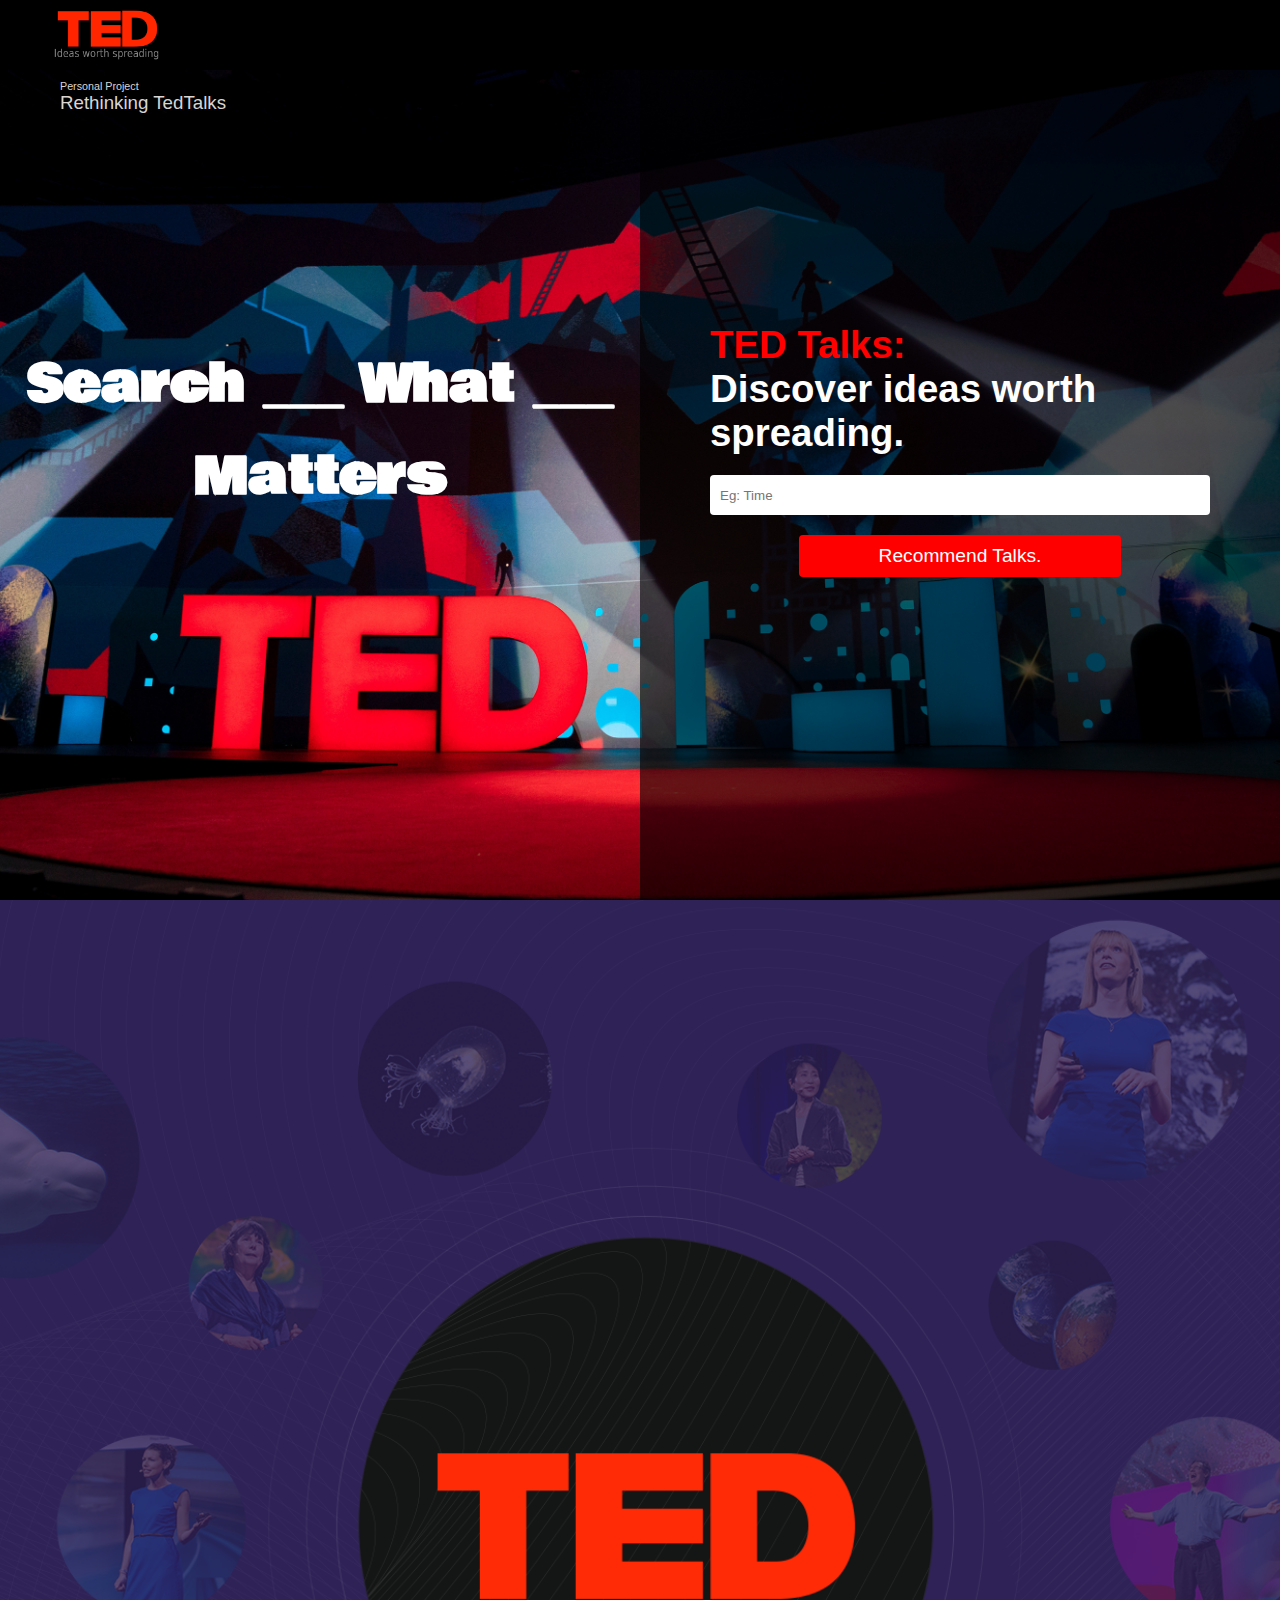
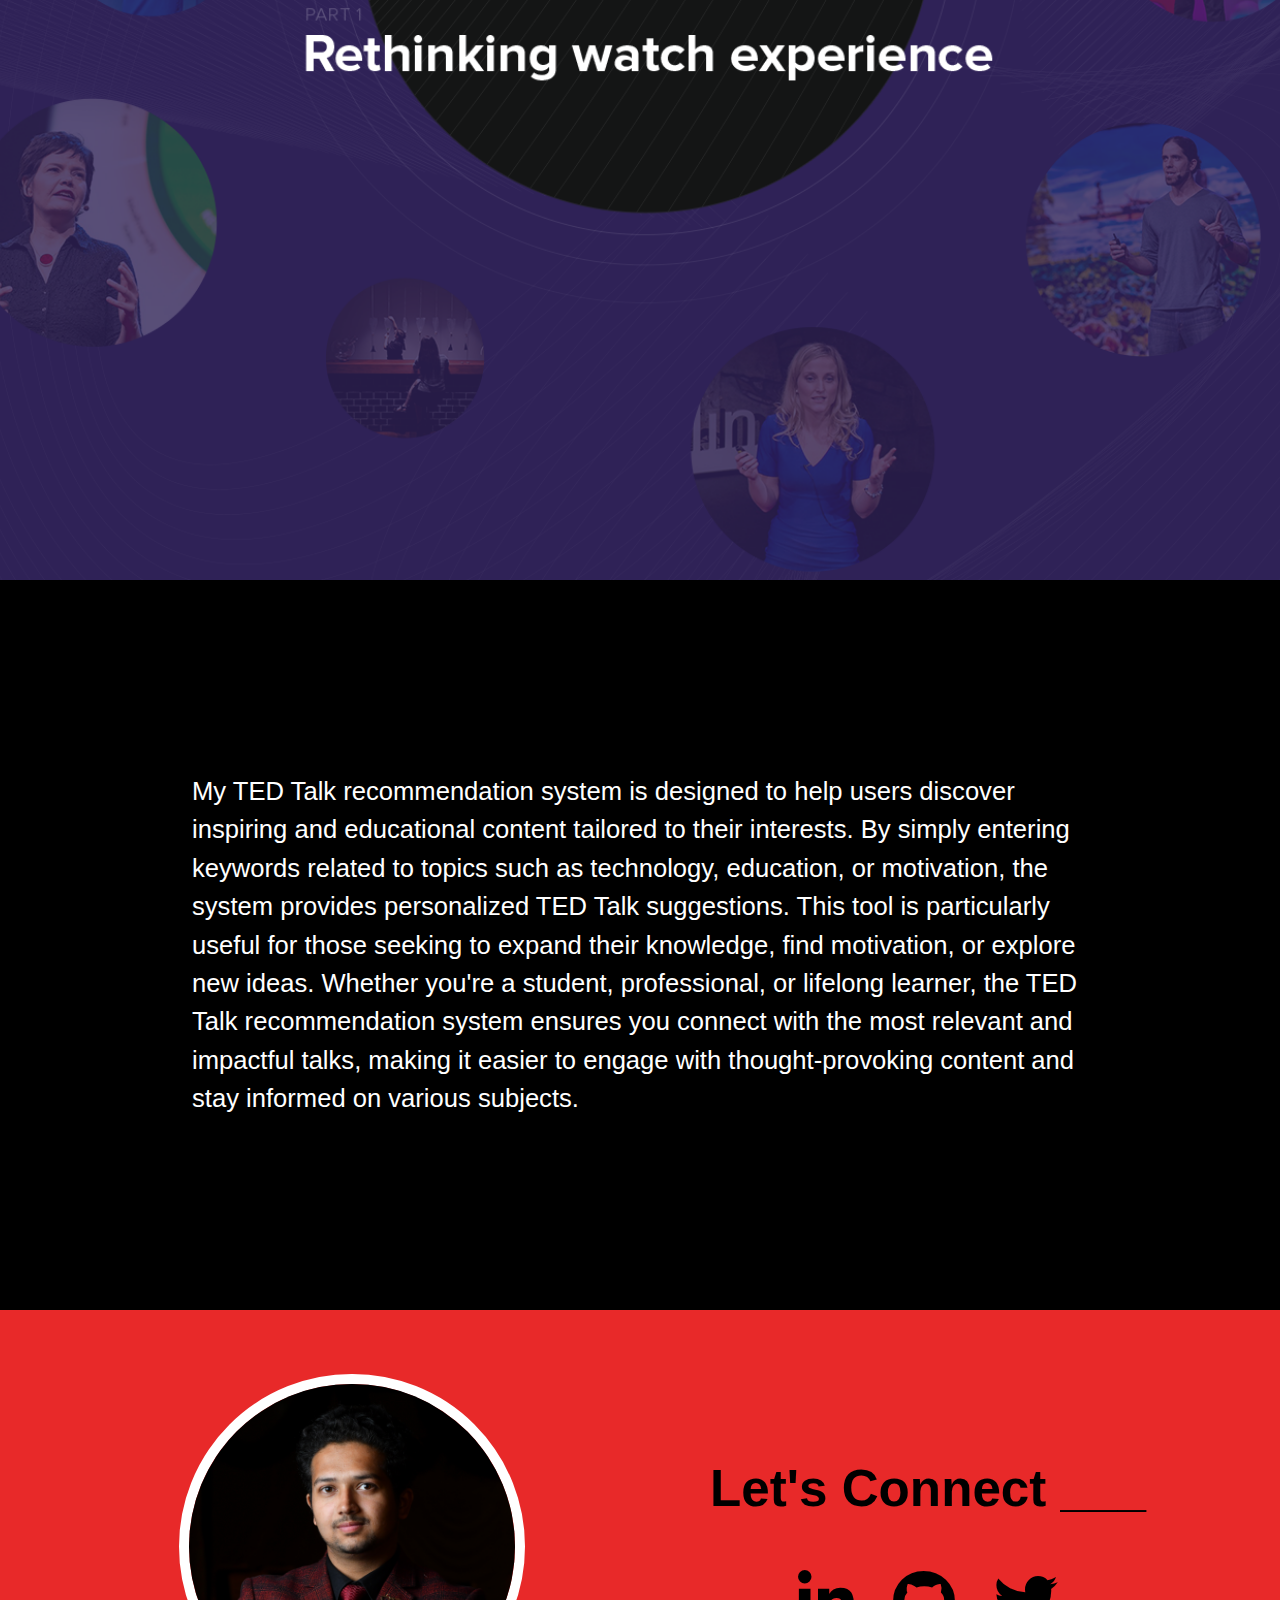
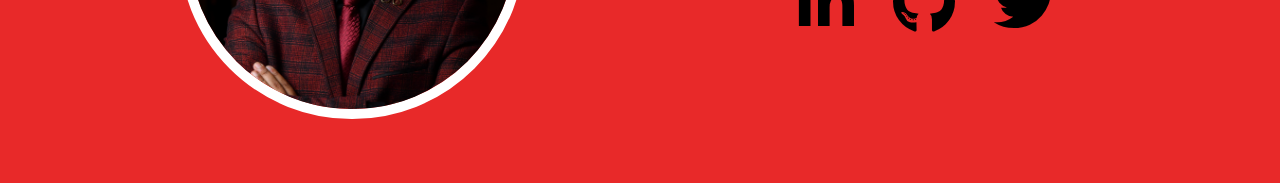
<file: templates/index.html>
<!DOCTYPE html>
<html lang="en">
	<head>
		<meta charset="UTF-8" />
		<meta name="viewport" content="width=device-width, initial-scale=1.0" />
		<title>TED Talks Recommendation System</title>
		<link
			rel="icon"
			type="image/x-icon"
			href="../static/Assets/pngwing.com (3).png"
		/>
		<link
			rel="stylesheet"
			href="https://pro.fontawesome.com/releases/v5.10.0/css/all.css"
		/>
		<link rel="stylesheet" href="../static/stylesheets/style.css" />
	</head>
	<body>
		<nav class="navbar">
			<img src="../static/Assets/pngegg (2).png" alt="Logo" />
		</nav>
		<div class="container">
			<div class="left-side">
				<div class="short-corner">
					<h6>Personal Project</h6>
					<h3>Rethinking TedTalks</h3>
				</div>
				<h1><b>Search ___ What ___ Matters</b></h1>
			</div>
			<div class="right-side">
				<h1>
					<div id="bold_red">TED Talks:</div>
					Discover ideas worth spreading.
				</h1>
				<div class="form-container">
					<form action="/recommend" method="post">
						<label for="talk_content" class="label"></label>
						<input
							type="text"
							id="talk_content"
							name="talk_content"
							class="input"
							placeholder="Technology, Education, Motivation"
						/>
						<input
							type="submit"
							value="Recommend Talks."
							class="submit"
						/>
					</form>
				</div>
			</div>
		</div>
		<div class="image-container">
			<img
				src="../static/Assets/88ad2c71596935.5bca7cb298bd7.png"
				alt=""
			/>
		</div>
		<!-- <div class="image-container">
			<img
				src="../static/Assets/5956d971596935.5bca7dfd086d5.png"
				alt=""
			/>
		</div> -->
		<div class="content_about_project">
			<p>
				My TED Talk recommendation system is designed to help users
				discover inspiring and educational content tailored to their
				interests. By simply entering keywords related to topics such as
				technology, education, or motivation, the system provides
				personalized TED Talk suggestions. This tool is particularly
				useful for those seeking to expand their knowledge, find
				motivation, or explore new ideas. Whether you're a student,
				professional, or lifelong learner, the TED Talk recommendation
				system ensures you connect with the most relevant and impactful
				talks, making it easier to engage with thought-provoking content
				and stay informed on various subjects.
			</p>
		</div>
		<!-- <div class="image-container">
			<img
				src="../static/Assets/6433fa71596935.5bca8356eb136.png"
				alt=""
			/>
		</div> -->
		<!-- <div class="quote-cards">
			<div class="quote-card">
				<p>"HOW NOT TO GET LOST IN TECHNOLOGY ERA."</p>
			</div>
			<div class="quote-card" id="next-image">
				<p>"THINK DEEPER, DREAM BIGGER, AND ACHIEVE GREATER."</p>
			</div>
		</div> -->
		<div class="block">
			<div class="left">
				<img src="../static/Assets/DSC_4385.JPG" alt="" />
			</div>
			<div class="right">
				<h1>Let's Connect ___</h1>
				<!-- <p>
					Let's Connect!, I am active on Most Networking platforms.You
					can Follow or message me for help I will reply within 24
					hours.
				</p> -->
				<div class="social">
					<a
						href="https://www.linkedin.com/in/ashutosh-panwar1100/"
						id="linkedin"
						target="_blank"
						><i class="fab fa-linkedin-in"></i
					></a>
					<a
						href="https://github.com/AshutoshPanwar"
						id="github"
						target="_blank"
						><i class="fab fa-github"></i
					></a>
					<a
						href="https://twitter.com/Ashu_Panwar1100"
						id="twitter"
						target="_blank"
						><i class="fab fa-twitter"></i
					></a>
				</div>
			</div>
		</div>
	</body>
	<script src="../static/js/script.js"></script>
</html>
</file>
<file: static/stylesheets/style.css>
/* Reset default margin and padding for all elements */
@import url("https://fonts.googleapis.com/css2?family=Bowlby+One&display=swap");

.bowlby-one-regular {
	font-family: "Bowlby One", sans-serif;
	font-weight: 400;
	font-style: normal;
}

* {
	margin: 0;
	padding: 0;
	box-sizing: border-box;
}

body {
	font-family: Arial, sans-serif;
	background-image: url("../Assets/c9e3a779358193.5cc0b46a788bb.jpg");
	background-size: cover;
	background-position: center;
	background-repeat: no-repeat;
	background-attachment: fixed;
	/* padding: 20px; */
	color: #fff;
	margin: 0;
}

.navbar {
	width: 100%;
	background-color: rgb(0, 0, 0);
	padding: 10px 0;
	position: fixed;
	top: 0;
	left: 0;
	display: flex;
	justify-content: left;
	align-items: center;
	z-index: 1000;
	padding-left: 50px;
}

.navbar img {
	height: 50px;
}

.container {
	display: flex;
	justify-content: space-between;
	align-items: stretch; /* Ensure children stretch to full height */
	height: 100vh; /* Full viewport height */
	/* background-color: rgba(
		0,
		0,
		0,
		0.404
	);  */
}

.left-side {
	flex: 1;
	padding: 20px; /* Adjust padding to your preference */
	display: flex;
	flex-direction: column;
	justify-content: center; /* Align content to the center */
	align-items: flex-start; /* Align items to the left */
}

.left-side .short-corner {
	text-align: left;
	padding-left: 10px; /* Adjust padding as needed */
	margin-bottom: 20px; /* Add margin to separate from other content */
	position: absolute; /* Position absolutely to top left */
	top: 80px; /* Adjust to your preference */
	left: 50px; /* Adjust to your preference */
}

.left-side .short-corner h6 {
	color: #d9d5d5; /* Adjust text color */
	font-weight: normal; /* Reset font weight if necessary */
	margin: 0; /* Remove default margin */
	/* font-size: 3vw; */
}
.left-side .short-corner h3 {
	color: #d9d5d5; /* Adjust text color */
	font-weight: normal; /* Reset font weight if necessary */
	margin: 0; /* Remove default margin */
	/* font-size: 4vw; */
}

/* Ensure the left-side h1 styling remains unaffected */
.left-side h1 {
	text-align: center;
	margin-bottom: 40px;
	font-size: 4vw;
	line-height: 1.8;
	font-family: "Bowlby One";
}

.right-side {
	flex: 1;
	background-color: rgba(0, 0, 0, 0.6);
	padding: 20px;
	/* border-radius: 8px; */
	display: flex;
	flex-direction: column;
	justify-content: center;
	align-items: center;
	overflow: scroll;
}

.right-side h1 {
	/* color: #ff0000; */
	/* width: 55%; */
	max-width: 500px;
	font-size: 3vw;
	/* background: -webkit-linear-gradient(red, pink);
	-webkit-background-clip: text;
	-webkit-text-fill-color: transparent; */
}

#bold_red {
	color: red;
}

.form-container {
	max-width: 500px;
	width: 100%;
	margin: 0 auto;
}

.input {
	display: block;
	width: 100%;
	height: 40px;
	margin-top: 20px;
	margin-bottom: 20px;
}

.input {
	padding: 10px;
	border: none;
	border-radius: 4px;
	background-color: #fff;
	color: #000;
}

.submit {
	background-color: #ff0000;
	color: #fff;
	padding: 10px 80px;
	font-size: larger;
	border: none;
	border-radius: 4px;
	cursor: pointer;
	display: block; /* Ensure it takes full width initially */
	margin: 0 auto; /* Center the button */
}

.submit:hover {
	background-color: #cc0000;
}
/*  */
@media screen and (max-width: 500px) {
	.container {
		flex-direction: column; /* Change flex direction to stack elements vertically */
		padding-top: 50px;
		height: 900px;
	}

	.left-side,
	.right-side {
		width: 100%; /* Make both sides take full width */
	}

	.left-side .short-corner {
		left: 20px; /* Adjust to your preference */
		top: 0px;
	}

	.right-side {
		background-color: rgba(0, 0, 0, 0.909);
		padding-left: 20px;
	}

	.right-side h1 {
		font-size: 5rex; /* Adjust font size for responsiveness */
	}
	.left-side h1 {
		font-size: 13vw;
		text-align: left;
	}

	.submit {
		padding: 10px 25px; /* Adjust button padding for responsiveness */
		font-size: medium;
	}
	.navbar {
		padding-left: 20px;
		justify-content: center;
	}
}
/*  */
.content_about_project {
	background-color: #000000;
	padding: 15% 15%;
	font-size: 2vw;
	line-height: 1.5;
}
/*  */

/* Style the container div */
.image-container {
	position: relative;
	width: 100%; /* Ensure the container takes up full width of the viewport */
	height: 100vw;
	overflow: hidden; /* Hide any overflow content */
}

/* Style the image to cover the container */
.image-container img {
	width: 100%;
	height: 100%; /* Make the image height 100% of the container height */
	object-fit: cover; /* Ensure the image covers the entire container without stretching */
	object-position: center; /* Center the image within the container */
}
/*  */
.quote-cards {
	display: flex;
	justify-content: space-around;
	align-items: center;
	margin: 50px 20px;
	flex-wrap: wrap;
}

.quote-card {
	background-image: url(../Assets/c9e3a779358193.5cc0b46a788bb.jpg);
	/* background-size: cover; Ensure the background image covers the entire card */
	background-position: top; /* Center the background image */
	border: 1px solid red;
	border-radius: 10px;
	padding: 20px;
	width: 45%;
	margin: 10px;
	box-shadow: 0 4px 8px red;
	text-align: center;
	position: relative;
	min-height: 500px;
}
#next-image {
	background-image: url(../Assets/5956d971596935.5bca7dfd086d5.png);
}
.quote-card p {
	font-size: 4vw;
	font-weight: bold;
	color: rgb(255, 255, 255);
	margin-top: 20px;
}

@media (max-width: 768px) {
	.quote-card {
		width: 100%; /* Set width to 100% for full-width on small screens */
		text-align: left;
	}
	.quote-card p {
		font-size: 9vw;
		line-height: 2;
	}
	.content_about_project {
		font-size: 5vw;
	}
}
/*  */
/* Home Page  */
.block {
	display: flex;
	padding: 5% 5% 5% 5%;
	background-color: rgba(228, 5, 5, 0.855);
}

.block .left {
	width: 50%;
}

.block .left img {
	width: 60%;
	display: block;
	margin-left: auto;
	margin-right: auto;
	border: 10px solid white;

	border-radius: 50%;
}

.block .right {
	width: 50%;
	margin-top: auto;
	margin-bottom: auto;
	text-align: center;
}

.block .right h1 {
	color: black;
	font-family: "Roboto", sans-serif;
	font-size: 4vw;
	padding: 3%;
}

.block .right p {
	color: #7f8da9;
	/* width: 70%; */
	/* margin-left: auto;
	margin-right: auto; */
}

.right .resume {
	padding-top: 5%;
}

.right .resume a {
	padding: 2%;
	background-color: #001c55;
	color: #fff;
	border-radius: 10px;
}

.block .left1 {
	width: 50%;
}

.block .left1 img {
	width: 80%;
}

.social {
	margin-top: 3%;
}

.social i {
	/* color: #000; */
	font-size: 5vw;
	padding: 3%;
}
.social i:hover {
	color: #ffffff;
}
#linkedin {
	color: black;
}
#twitter {
	color: black;
}
#github {
	color: black;
}

@media screen and (max-width: 500px) {
	.block {
		display: flex;
		flex-direction: column;
	}

	.block .left {
		width: 100%;
	}

	.block .right {
		width: 100%;
	}

	.block .left1 {
		width: 100%;
		padding-top: 15%;
	}

	.block .left1 img {
		width: 70%;
		margin-left: auto;
		margin-right: auto;
		display: block;
		/* margin: 5% 0; */
		padding: 5% 0;
	}

	.block .right h1 {
		margin-top: 5%;
		font-size: 10vw;
	}

	.block .right p {
		padding: 3% 1%;
	}

	.right .resume {
		padding-top: 10%;
	}

	#rev {
		flex-direction: column-reverse;
	}

	.social i {
		font-size: 10vw;
	}
}
</file>
